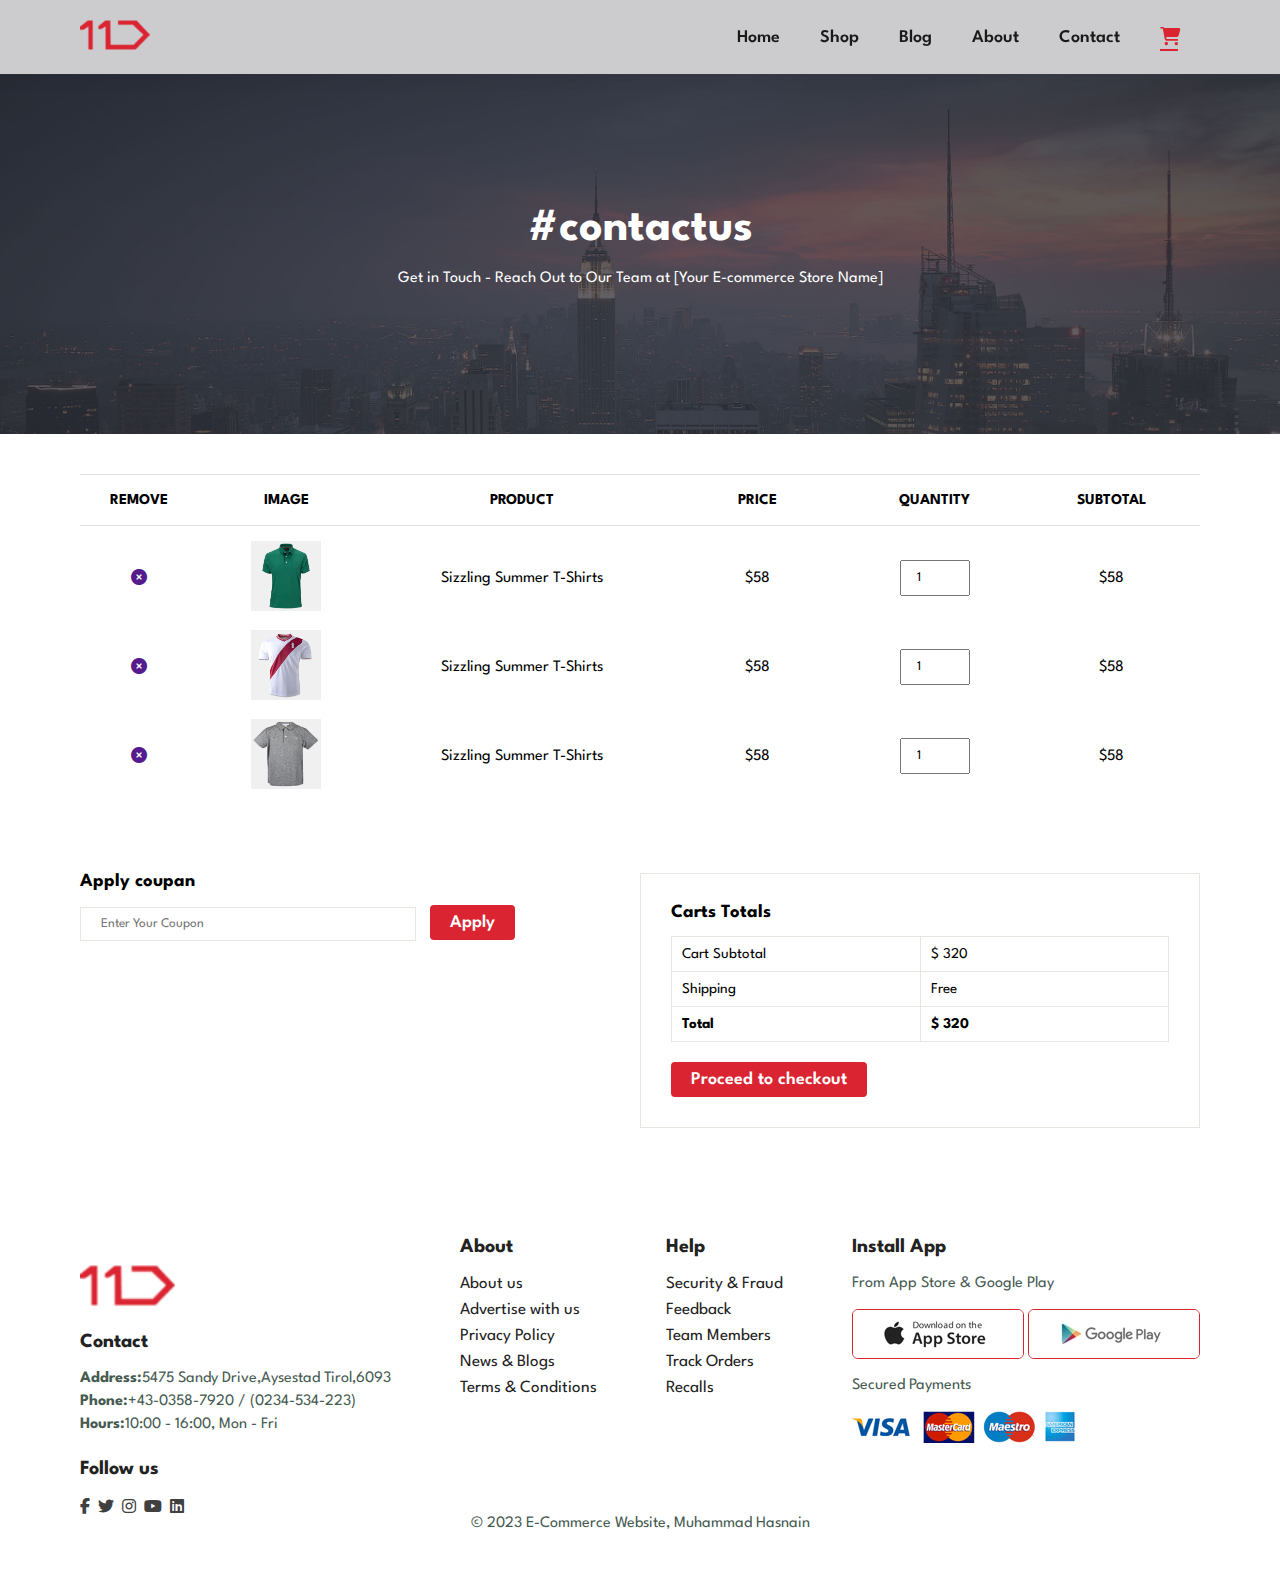
<file: cart.html>
<!DOCTYPE html>
<html lang="en">
<head>
    <meta charset="UTF-8">
    <meta name="viewport" content="width=device-width, initial-scale=1.0">
    <title>E-commerce Website</title>
    <link rel="stylesheet" href="style.css">
    <link rel="stylesheet" href="https://cdnjs.cloudflare.com/ajax/libs/font-awesome/6.4.2/css/all.min.css">
    <link rel="icon" href="img/logo.png">
</head>
<body>
    
    <section id="header">
        <a href="#"><img src="img/logo.png" class="logo" alt=""></a>
    <div>
        <ul id="navbar">
            <li><a href="index.html">Home</a></li>
            <li><a href="shop.html">Shop</a></li>
            <li><a href="blog.html">Blog</a></li>
            <li><a href="about.html">About</a></li>
            <li><a href="contact.html">Contact</a></li>
            <li id="lg-bag"><a class="active" href="cart.html"><i class="fa-solid fa-cart-shopping"></i></a></li>
            <a href="#" id="close"><i class="fas fa-times"></i></a>
        </ul>
    </div>

    <div id="mobile">
        <a href=""><i class="fa-solid fa-cart-shopping"></i></a>
        <i id="bar" class="fas fa-outdent"></i>
    </div>
    </section>

    <section id="page-header" class="contact-header"> 
        <h2>#contactus</h2>
        <p>Get in Touch - Reach Out to Our Team at [Your E-commerce Store Name]</p>
    </section>

    <section id="cart" class="section-p1">
        <table width="100%">
            <thead>
                <tr>
                    <td>Remove</td>
                    <td>Image</td>
                    <td>Product</td>
                    <td>Price</td>
                    <td>Quantity</td>
                    <td>Subtotal</td>
                </tr>
            </thead>
            <tbody>
                <tr>
                    <td><a href=""><i class="fas fa-times-circle"></i></a></td>
                    <td><img src="img/ss1.jpg" alt=""></td>
                    <td>Sizzling Summer T-Shirts</td>
                    <td>$58</td>
                    <td><input type="number" value="1"></td>
                    <td>$58</td>
                </tr>
                <tr>
                    <td><a href=""><i class="fas fa-times-circle"></i></a></td>
                    <td><img src="img/ss2.jpg" alt=""></td>
                    <td>Sizzling Summer T-Shirts</td>
                    <td>$58</td>
                    <td><input type="number" value="1"></td>
                    <td>$58</td>
                </tr>
                <tr>
                    <td><a href=""><i class="fas fa-times-circle"></i></a></td>
                    <td><img src="img/ss3.jpg" alt=""></td>
                    <td>Sizzling Summer T-Shirts</td>
                    <td>$58</td>
                    <td><input type="number" value="1"></td>
                    <td>$58</td>
                </tr>
            </tbody>
        </table>

    </section>

    <section id="cart-add" class="section-p1">
        <div id="coupon">
            <h3>Apply coupan</h3>
            <div>
                <input type="text" placeholder="Enter Your Coupon">
                <button class="normal">Apply</button>
            </div>
        </div>
        <div id="subtotal">
            <h3>Carts Totals</h3>
            <table>
                <tr>
                    <td>Cart Subtotal</td>
                    <td>$ 320</td>
                </tr>
                <tr>
                    <td>Shipping</td>
                    <td>Free</td>
                </tr>
                <tr>
                    <td><strong>Total</strong></td>
                    <td><strong>$ 320</strong></td>
                </tr>
            </table>
            <button class="normal">Proceed to checkout</button>
        </div>
    </section>
    
    <footer class="section-p1">
        <div class="col">
            <img class="logo" src="img/logo.png" alt="" height="95" width="95">
            <h4>Contact</h4>
            <p><strong>Address:</strong>5475 Sandy Drive,Aysestad Tirol,6093</p>
            <p><strong>Phone:</strong>+43-0358-7920 / (0234-534-223)</p>
            <p><strong>Hours:</strong>10:00 - 16:00, Mon - Fri</p>
            <div class="follow">
                <h4>Follow us</h4>
                <div class="icon">
                    <i class="fab fa-facebook-f"></i>
                    <i class="fab fa-twitter"></i>
                    <i class="fab fa-instagram"></i>
                    <i class="fab fa-youtube"></i>
                    <i class="fab fa-linkedin"></i>
                </div>
            </div>
        </div>

        <div class="col">
            <h4>About</h4>
            <a href="#">About us</a>
            <a href="#">Advertise with us</a>
            <a href="#">Privacy Policy</a>
            <a href="#">News & Blogs</a>
            <a href="#">Terms & Conditions</a>
        </div>

        <div class="col">
            <h4>Help</h4>
            <a href="#">Security & Fraud</a>
            <a href="#">Feedback</a>
            <a href="#">Team Members</a>
            <a href="#">Track Orders</a>
            <a href="#">Recalls</a>
        </div>

        <div class="col install">
            <h4>Install App</h4>
            <p>From App Store & Google Play</p>
            <div class="row">
                <img src="img/app.jpg" alt="">
                <img src="img/play.jpg" alt="">
            </div>
            <p>Secured Payments</p>
            <img src="img/pay.png" alt="">
        </div>

        <div class="copyright">
            <p>© 2023 E-Commerce Website, Muhammad Hasnain</p>
        </div>
    </footer>









    
    <script src="script.js"></script>
</body>
</html>
</file>
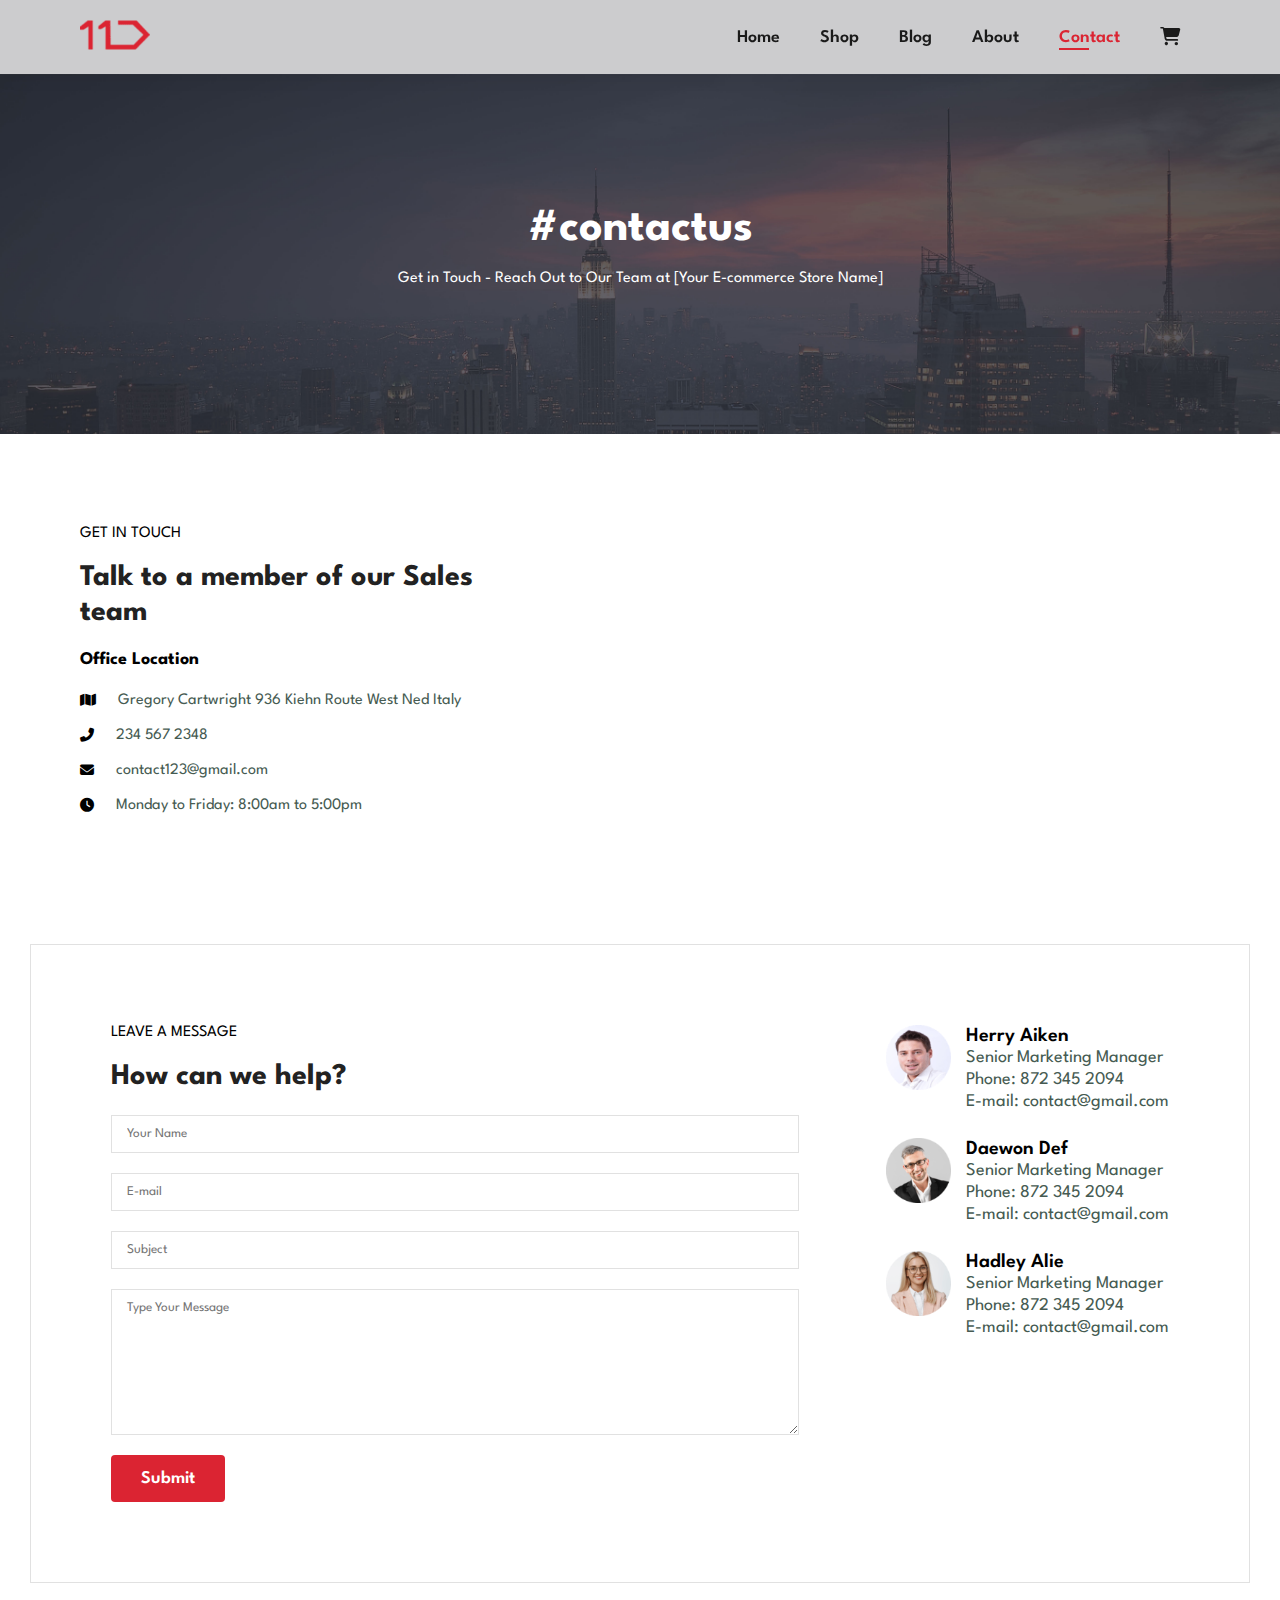
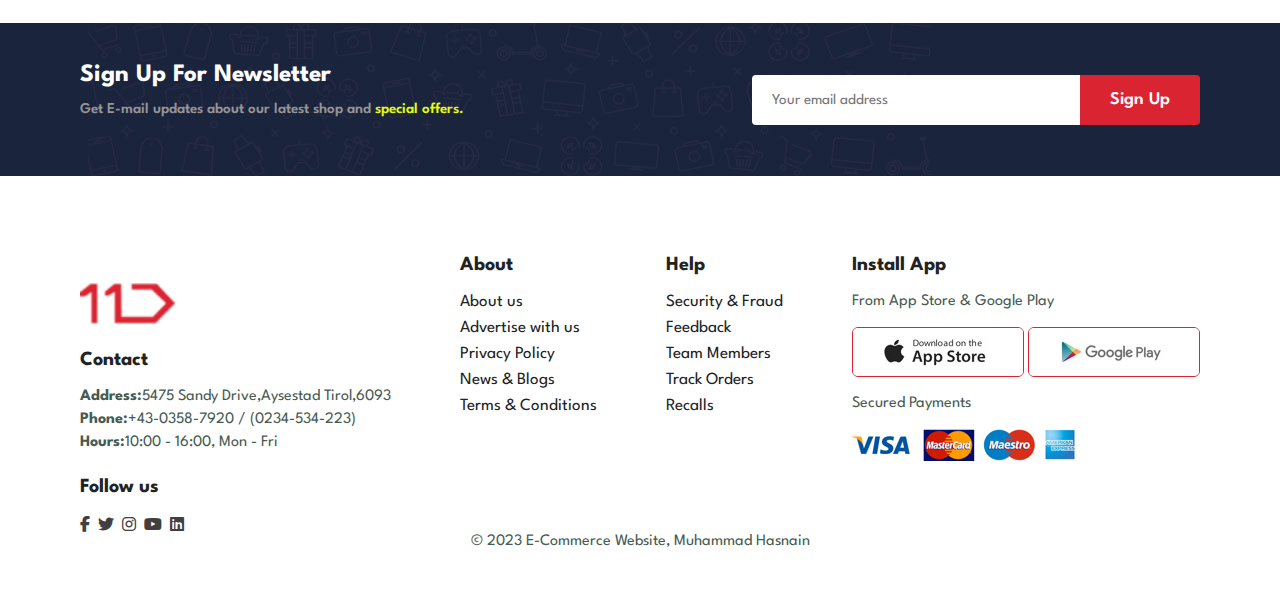
<file: contact.html>
<!DOCTYPE html>
<html lang="en">
<head>
    <meta charset="UTF-8">
    <meta name="viewport" content="width=device-width, initial-scale=1.0">
    <title>E-commerce Website</title>
    <link rel="stylesheet" href="style.css">
    <link rel="stylesheet" href="https://cdnjs.cloudflare.com/ajax/libs/font-awesome/6.4.2/css/all.min.css">
    <link rel="icon" href="img/logo.png">
</head>
<body>
    
    <section id="header">
        <a href="#"><img src="img/logo.png" class="logo" alt=""></a>
    <div>
        <ul id="navbar">
            <li><a href="index.html">Home</a></li>
            <li><a href="shop.html">Shop</a></li>
            <li><a href="blog.html">Blog</a></li>
            <li><a href="about.html">About</a></li>
            <li><a class="active" href="contact.html">Contact</a></li>
            <li id="lg-bag"><a href="cart.html"><i class="fa-solid fa-cart-shopping"></i></a></li>
            <a href="#" id="close"><i class="fas fa-times"></i></a>
        </ul>
    </div>

    <div id="mobile">
        <a href=""><i class="fa-solid fa-cart-shopping"></i></a>
        <i id="bar" class="fas fa-outdent"></i>
    </div>
    </section>

    <section id="page-header" class="contact-header"> 
        <h2>#contactus</h2>
        <p>Get in Touch - Reach Out to Our Team at [Your E-commerce Store Name]</p>
    </section>

    <section id="contact-details" class="section-p1">
        <div class="details">
            <span>GET IN TOUCH</span>
            <h2>Talk to a member of our Sales team</h2>
            <h3>Office Location</h3>
            <div>
                <li>
                    <i class="fas fa-map"></i>
                    <p>Gregory Cartwright 936 Kiehn Route West Ned Italy</p>
                </li>
                <li>
                    <i class="fas fa-phone-alt"></i>
                    <p>234 567 2348</p>
                </li>
                <li>
                    <i class="fas fa-envelope"></i>
                    <p>contact123@gmail.com</p>
                </li>
                <li>
                    <i class="fas fa-clock"></i>
                    <p>Monday to Friday: 8:00am to 5:00pm</p>
                </li>
            </div>
        </div>

        <div class="map">
            <iframe src="https://www.google.com/maps/embed?pb
            =!1m18!1m12!1m3!1d3618.709389565732!2d67.10676637
            424848!3d24.907892543360116!2m3!1f0!2f0!3f0!3m2!1i
            1024!2i768!4f13.1!3m3!1m2!1s0x3eb338d886847a8f%3A0
            xcc9749d41042eec!2sOxford%20University%20Press%20Bo
            okshop!5e0!3m2!1sen!2s!4v1696319294214!5m2!1sen!2s"
            width="600" height="450" style="border:0;" allowfullscreen=""
            loading="lazy" referrerpolicy="no-referrer-when-downgrade"></iframe>
        </div>
    </section>

    <section id="form-details">
        <form action="">
            <span>LEAVE A MESSAGE</span>
            <h2>How can we help?</h2>
            <input type="text" placeholder="Your Name">
            <input type="text" placeholder="E-mail">
            <input type="text" placeholder="Subject">
            <textarea name="" id="" cols="30" rows="10" placeholder="Type Your Message"></textarea>
            <button class="normal">Submit</button>
        </form>

        <div class="people">
            <div>
                <img src="img/member1.png" alt="">
                <p><span>Herry Aiken</span> Senior Marketing Manager <br> Phone: 872 345 2094 <br>E-mail: contact@gmail.com</p>
            </div>
            <div>
                <img src="img/member2.png" alt="">
                <p><span>Daewon Def</span> Senior Marketing Manager <br> Phone: 872 345 2094 <br>E-mail: contact@gmail.com</p>
            </div>
            <div>
                <img src="img/member3.png" alt="">
                <p><span>Hadley Alie</span> Senior Marketing Manager <br> Phone: 872 345 2094 <br>E-mail: contact@gmail.com</p>
            </div>
        </div>
    </section>

    <section id="newsletter" class="section-p1 section-m1">
        <div class="newstext">
            <h4>Sign Up For Newsletter</h4>
            <p>Get E-mail updates about our latest shop and <span>special offers.</span></p>
        </div>
        <div class="form">
            <input type="text" placeholder="Your email address">
            <button class="normal">Sign Up</button>
        </div>
    </section>
    
    <footer class="section-p1">
        <div class="col">
            <img class="logo" src="img/logo.png" alt="" height="95" width="95">
            <h4>Contact</h4>
            <p><strong>Address:</strong>5475 Sandy Drive,Aysestad Tirol,6093</p>
            <p><strong>Phone:</strong>+43-0358-7920 / (0234-534-223)</p>
            <p><strong>Hours:</strong>10:00 - 16:00, Mon - Fri</p>
            <div class="follow">
                <h4>Follow us</h4>
                <div class="icon">
                    <i class="fab fa-facebook-f"></i>
                    <i class="fab fa-twitter"></i>
                    <i class="fab fa-instagram"></i>
                    <i class="fab fa-youtube"></i>
                    <i class="fab fa-linkedin"></i>
                </div>
            </div>
        </div>

        <div class="col">
            <h4>About</h4>
            <a href="#">About us</a>
            <a href="#">Advertise with us</a>
            <a href="#">Privacy Policy</a>
            <a href="#">News & Blogs</a>
            <a href="#">Terms & Conditions</a>
        </div>

        <div class="col">
            <h4>Help</h4>
            <a href="#">Security & Fraud</a>
            <a href="#">Feedback</a>
            <a href="#">Team Members</a>
            <a href="#">Track Orders</a>
            <a href="#">Recalls</a>
        </div>

        <div class="col install">
            <h4>Install App</h4>
            <p>From App Store & Google Play</p>
            <div class="row">
                <img src="img/app.jpg" alt="">
                <img src="img/play.jpg" alt="">
            </div>
            <p>Secured Payments</p>
            <img src="img/pay.png" alt="">
        </div>

        <div class="copyright">
            <p>© 2023 E-Commerce Website, Muhammad Hasnain</p>
        </div>
    </footer>









    
    <script src="script.js"></script>
</body>
</html>
</file>
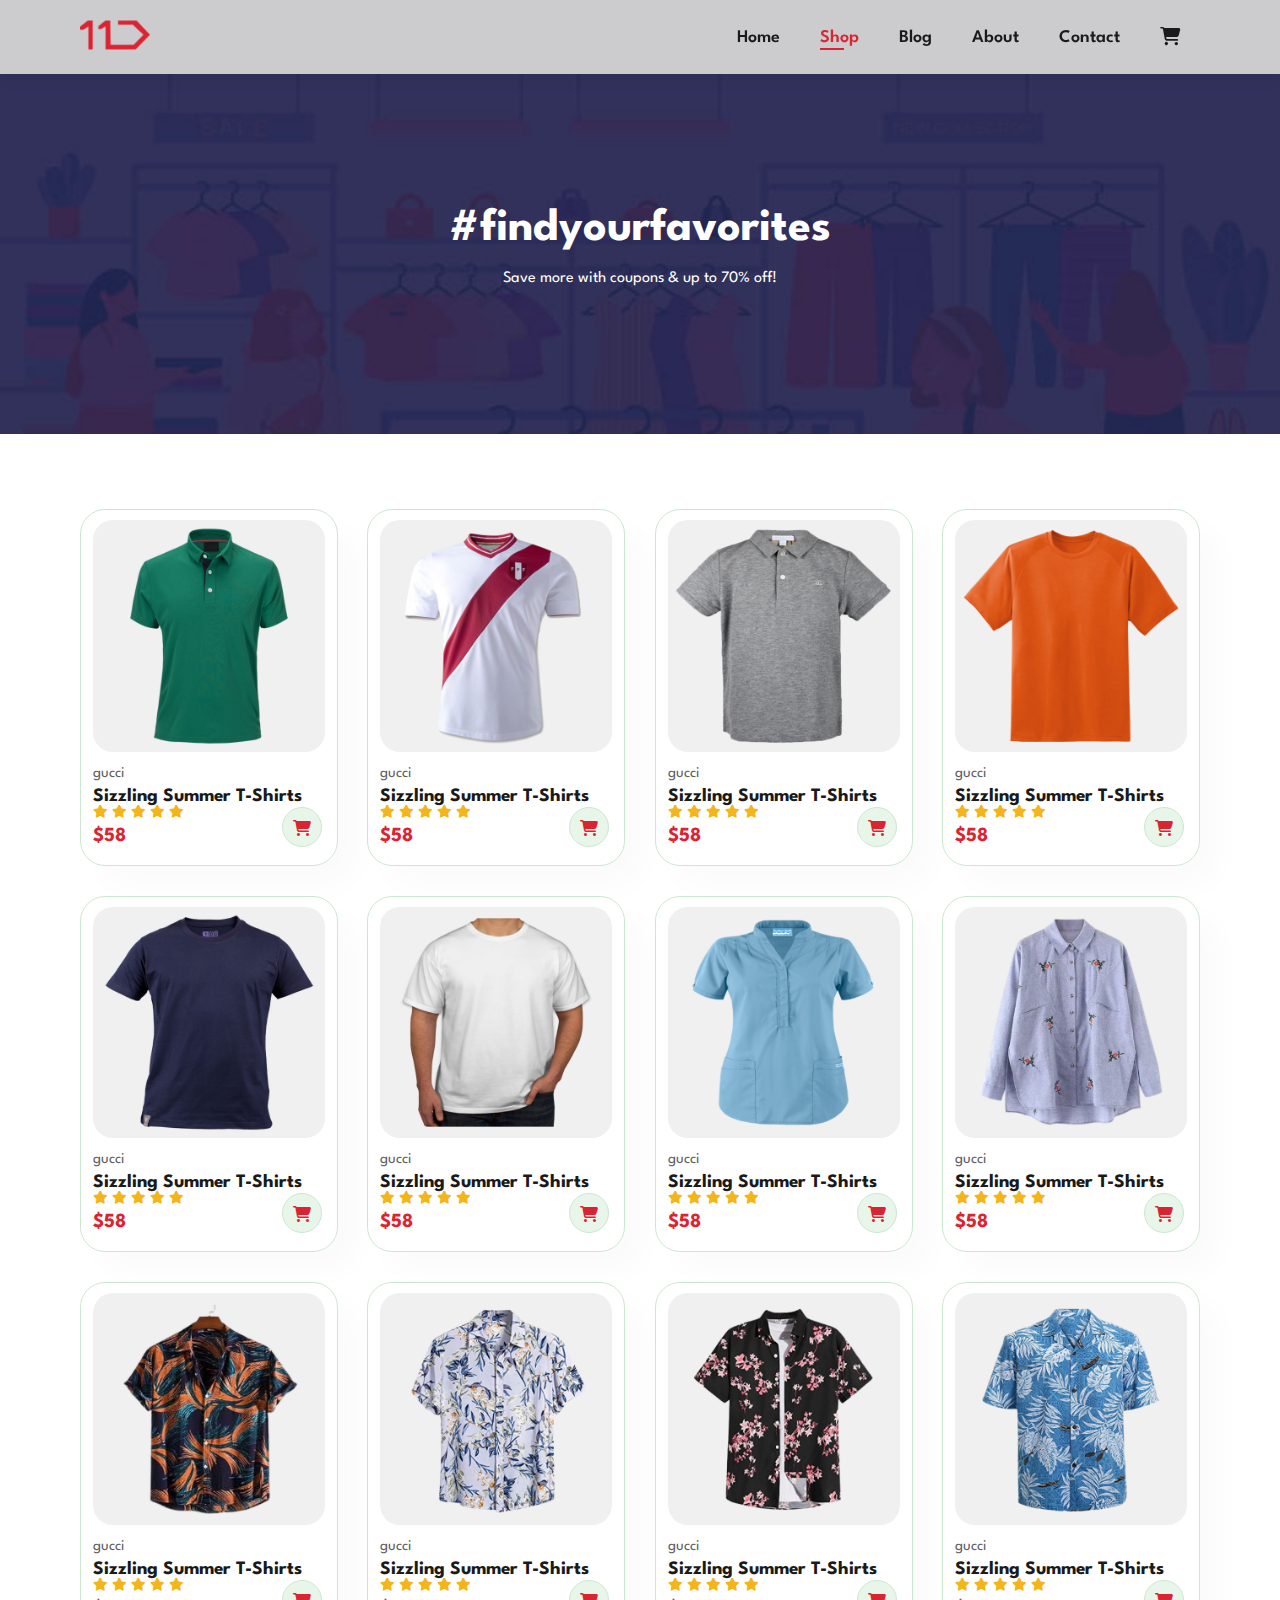
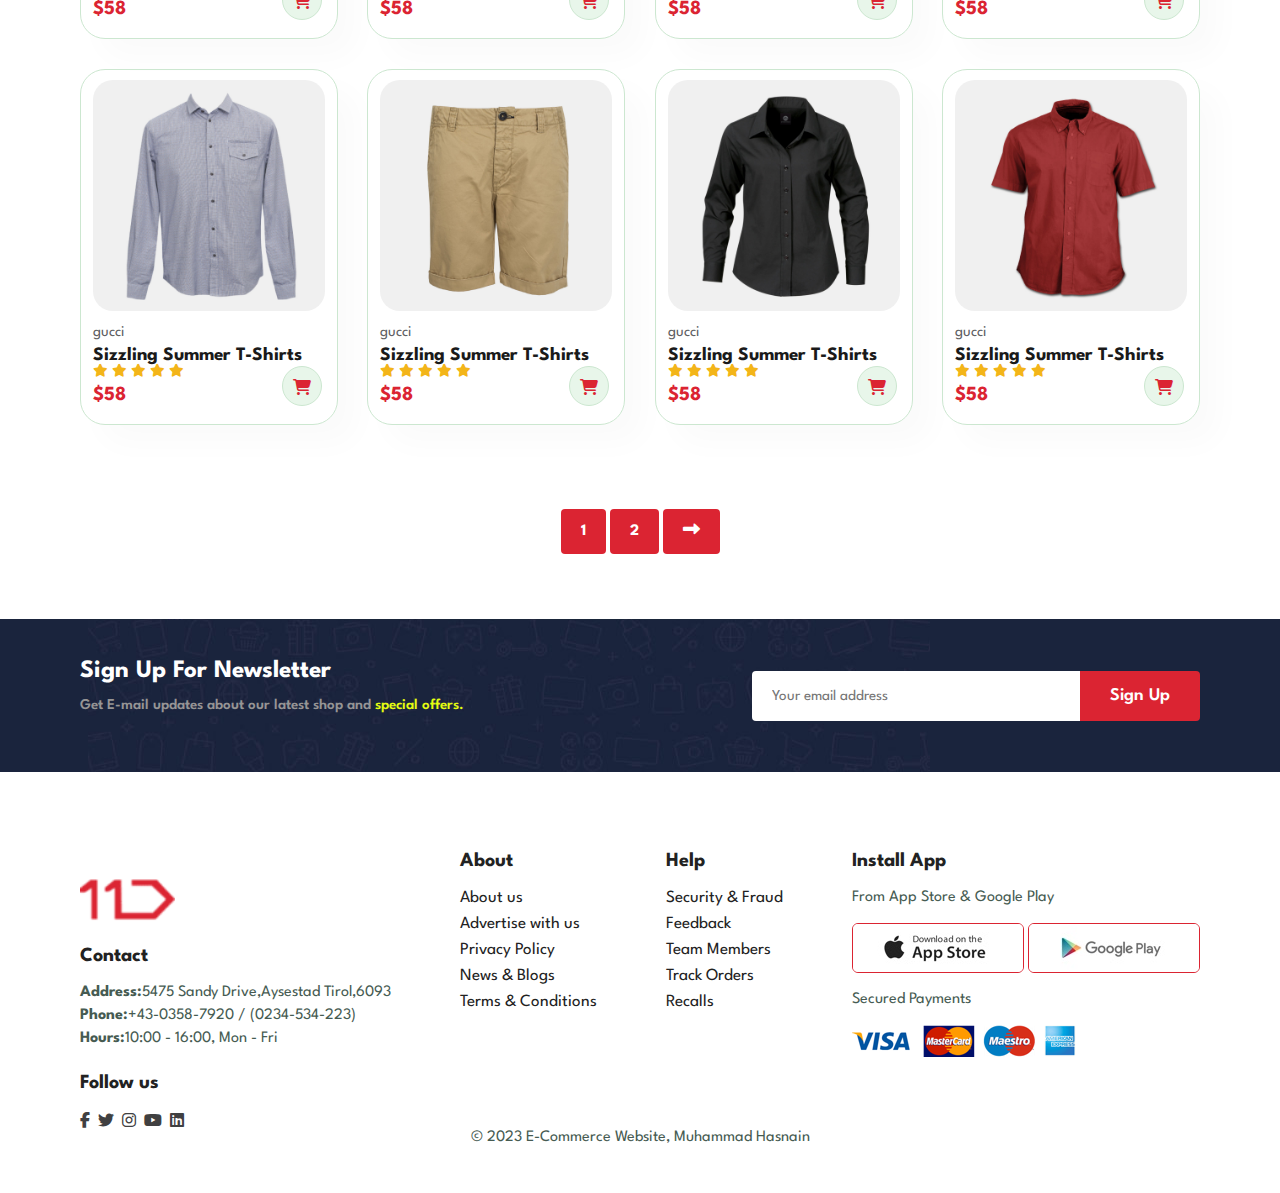
<file: shop.html>
<!DOCTYPE html>
<html lang="en">
<head>
    <meta charset="UTF-8">
    <meta name="viewport" content="width=device-width, initial-scale=1.0">
    <title>E-commerce Website</title>
    <link rel="stylesheet" href="style.css">
    <link rel="stylesheet" href="https://cdnjs.cloudflare.com/ajax/libs/font-awesome/6.4.2/css/all.min.css">
    <link rel="icon" href="img/logo.png">
</head>
<body>
    
    <section id="header">
        <a href="#"><img src="img/logo.png" class="logo" alt=""></a>
    <div>
        <ul id="navbar">
            <li><a  href="index.html">Home</a></li>
            <li><a class="active" href="shop.html">Shop</a></li>
            <li><a href="blog.html">Blog</a></li>
            <li><a href="about.html">About</a></li>
            <li><a href="contact.html">Contact</a></li>
            <li id="lg-bag"><a href="cart.html"><i class="fa-solid fa-cart-shopping"></i></a></li>
            <a href="#" id="close"><i class="fas fa-times"></i></a>
        </ul>
    </div>

    <div id="mobile">
        <a href=""><i class="fa-solid fa-cart-shopping"></i></a>
        <i id="bar" class="fas fa-outdent"></i>
    </div>
    </section>

    <section id="page-header"> 
        <h2>#findyourfavorites</h2>
        <p>Save more with coupons & up to 70% off!</p>
    </section>

    <section id="product1" class="section-p1">
        <div class="pro-container">
            <div class="pro" onclick="window.location.href='sproduct.html';">
                <img src="img/ss1.jpg" alt="">
                <div class="des">
                    <span>gucci</span>
                    <h5>Sizzling Summer T-Shirts</h5>
                    <div class="star">
                        <i class="fas fa-star"></i>
                        <i class="fas fa-star"></i>
                        <i class="fas fa-star"></i>
                        <i class="fas fa-star"></i>
                        <i class="fas fa-star"></i>
                    </div>
                    <h4>$58</h4>
                </div>
                <a href="#"><i class="fas fa-shopping-cart"></i></a>
            </div>
            <div class="pro" onclick="window.location.href='sproduct.html';">
                <img src="img/ss2.jpg" alt="">
                <div class="des">
                    <span>gucci</span>
                    <h5>Sizzling Summer T-Shirts</h5>
                    <div class="star">
                        <i class="fas fa-star"></i>
                        <i class="fas fa-star"></i>
                        <i class="fas fa-star"></i>
                        <i class="fas fa-star"></i>
                        <i class="fas fa-star"></i>
                    </div>
                    <h4>$58</h4>
                </div>
                <a href="#"><i class="fas fa-shopping-cart"></i></a>
            </div>
            <div class="pro" onclick="window.location.href='sproduct.html';">
                <img src="img/ss3.jpg" alt="">
                <div class="des">
                    <span>gucci</span>
                    <h5>Sizzling Summer T-Shirts</h5>
                    <div class="star">
                        <i class="fas fa-star"></i>
                        <i class="fas fa-star"></i>
                        <i class="fas fa-star"></i>
                        <i class="fas fa-star"></i>
                        <i class="fas fa-star"></i>
                    </div>
                    <h4>$58</h4>
                </div>
                <a href="#"><i class="fas fa-shopping-cart"></i></a>
            </div>
            <div class="pro" onclick="window.location.href='sproduct.html';">
                <img src="img/ss4.jpg" alt="">
                <div class="des">
                    <span>gucci</span>
                    <h5>Sizzling Summer T-Shirts</h5>
                    <div class="star">
                        <i class="fas fa-star"></i>
                        <i class="fas fa-star"></i>
                        <i class="fas fa-star"></i>
                        <i class="fas fa-star"></i>
                        <i class="fas fa-star"></i>
                    </div>
                    <h4>$58</h4>
                </div>
                <a href="#"><i class="fas fa-shopping-cart"></i></a>
            </div>
            <div class="pro">
                <img src="img/ss5.jpg" alt="">
                <div class="des">
                    <span>gucci</span>
                    <h5>Sizzling Summer T-Shirts</h5>
                    <div class="star">
                        <i class="fas fa-star"></i>
                        <i class="fas fa-star"></i>
                        <i class="fas fa-star"></i>
                        <i class="fas fa-star"></i>
                        <i class="fas fa-star"></i>
                    </div>
                    <h4>$58</h4>
                </div>
                <a href="#"><i class="fas fa-shopping-cart"></i></a>
            </div>
            <div class="pro">
                <img src="img/ss6.jpg" alt="">
                <div class="des">
                    <span>gucci</span>
                    <h5>Sizzling Summer T-Shirts</h5>
                    <div class="star">
                        <i class="fas fa-star"></i>
                        <i class="fas fa-star"></i>
                        <i class="fas fa-star"></i>
                        <i class="fas fa-star"></i>
                        <i class="fas fa-star"></i>
                    </div>
                    <h4>$58</h4>
                </div>
                <a href="#"><i class="fas fa-shopping-cart"></i></a>
            </div>
            <div class="pro">
                <img src="img/ss7.jpg" alt="">
                <div class="des">
                    <span>gucci</span>
                    <h5>Sizzling Summer T-Shirts</h5>
                    <div class="star">
                        <i class="fas fa-star"></i>
                        <i class="fas fa-star"></i>
                        <i class="fas fa-star"></i>
                        <i class="fas fa-star"></i>
                        <i class="fas fa-star"></i>
                    </div>
                    <h4>$58</h4>
                </div>
                <a href="#"><i class="fas fa-shopping-cart"></i></a>
            </div>
            <div class="pro">
                <img src="img/ss8.jpg" alt="">
                <div class="des">
                    <span>gucci</span>
                    <h5>Sizzling Summer T-Shirts</h5>
                    <div class="star">
                        <i class="fas fa-star"></i>
                        <i class="fas fa-star"></i>
                        <i class="fas fa-star"></i>
                        <i class="fas fa-star"></i>
                        <i class="fas fa-star"></i>
                    </div>
                    <h4>$58</h4>
                </div>
                <a href="#"><i class="fas fa-shopping-cart"></i></a>
            </div>
      
            <div class="pro">
                <img src="img/ff1.jpg" alt="">
                <div class="des">
                    <span>gucci</span>
                    <h5>Sizzling Summer T-Shirts</h5>
                    <div class="star">
                        <i class="fas fa-star"></i>
                        <i class="fas fa-star"></i>
                        <i class="fas fa-star"></i>
                        <i class="fas fa-star"></i>
                        <i class="fas fa-star"></i>
                    </div>
                    <h4>$58</h4>
                </div>
                <a href="#"><i class="fas fa-shopping-cart"></i></a>
            </div>
            <div class="pro">
                <img src="img/ff2.jpg" alt="">
                <div class="des">
                    <span>gucci</span>
                    <h5>Sizzling Summer T-Shirts</h5>
                    <div class="star">
                        <i class="fas fa-star"></i>
                        <i class="fas fa-star"></i>
                        <i class="fas fa-star"></i>
                        <i class="fas fa-star"></i>
                        <i class="fas fa-star"></i>
                    </div>
                    <h4>$58</h4>
                </div>
                <a href="#"><i class="fas fa-shopping-cart"></i></a>
            </div>
            <div class="pro">
                <img src="img/ff3.jpg" alt="">
                <div class="des">
                    <span>gucci</span>
                    <h5>Sizzling Summer T-Shirts</h5>
                    <div class="star">
                        <i class="fas fa-star"></i>
                        <i class="fas fa-star"></i>
                        <i class="fas fa-star"></i>
                        <i class="fas fa-star"></i>
                        <i class="fas fa-star"></i>
                    </div>
                    <h4>$58</h4>
                </div>
                <a href="#"><i class="fas fa-shopping-cart"></i></a>
            </div>
            <div class="pro">
                <img src="img/ff4.jpg" alt="">
                <div class="des">
                    <span>gucci</span>
                    <h5>Sizzling Summer T-Shirts</h5>
                    <div class="star">
                        <i class="fas fa-star"></i>
                        <i class="fas fa-star"></i>
                        <i class="fas fa-star"></i>
                        <i class="fas fa-star"></i>
                        <i class="fas fa-star"></i>
                    </div>
                    <h4>$58</h4>
                </div>
                <a href="#"><i class="fas fa-shopping-cart"></i></a>
            </div>
            <div class="pro">
                <img src="img/ff5.jpg" alt="">
                <div class="des">
                    <span>gucci</span>
                    <h5>Sizzling Summer T-Shirts</h5>
                    <div class="star">
                        <i class="fas fa-star"></i>
                        <i class="fas fa-star"></i>
                        <i class="fas fa-star"></i>
                        <i class="fas fa-star"></i>
                        <i class="fas fa-star"></i>
                    </div>
                    <h4>$58</h4>
                </div>
                <a href="#"><i class="fas fa-shopping-cart"></i></a>
            </div>
            <div class="pro">
                <img src="img/ff6.jpg" alt="">
                <div class="des">
                    <span>gucci</span>
                    <h5>Sizzling Summer T-Shirts</h5>
                    <div class="star">
                        <i class="fas fa-star"></i>
                        <i class="fas fa-star"></i>
                        <i class="fas fa-star"></i>
                        <i class="fas fa-star"></i>
                        <i class="fas fa-star"></i>
                    </div>
                    <h4>$58</h4>
                </div>
                <a href="#"><i class="fas fa-shopping-cart"></i></a>
            </div>
            <div class="pro">
                <img src="img/ff7.jpg" alt="">
                <div class="des">
                    <span>gucci</span>
                    <h5>Sizzling Summer T-Shirts</h5>
                    <div class="star">
                        <i class="fas fa-star"></i>
                        <i class="fas fa-star"></i>
                        <i class="fas fa-star"></i>
                        <i class="fas fa-star"></i>
                        <i class="fas fa-star"></i>
                    </div>
                    <h4>$58</h4>
                </div>
                <a href="#"><i class="fas fa-shopping-cart"></i></a>
            </div>
            <div class="pro">
                <img src="img/ff8.jpg" alt="">
                <div class="des">
                    <span>gucci</span>
                    <h5>Sizzling Summer T-Shirts</h5>
                    <div class="star">
                        <i class="fas fa-star"></i>
                        <i class="fas fa-star"></i>
                        <i class="fas fa-star"></i>
                        <i class="fas fa-star"></i>
                        <i class="fas fa-star"></i>
                    </div>
                    <h4>$58</h4>
                </div>
                <a href="#"><i class="fas fa-shopping-cart"></i></a>
            </div>
        </div>
    </section>

    <section id="pagination" class="section-p1">
        <a href="#">1</a>
        <a href="#">2</a>
        <a href="#"><i class="fas fa-long-arrow-alt-right"></i></a>
    </section>

    <section id="newsletter" class="section-p1 section-m1">
        <div class="newstext">
            <h4>Sign Up For Newsletter</h4>
            <p>Get E-mail updates about our latest shop and <span>special offers.</span></p>
        </div>
        <div class="form">
            <input type="text" placeholder="Your email address">
            <button class="normal">Sign Up</button>
        </div>
    </section>

    <footer class="section-p1">
        <div class="col">
            <img class="logo" src="img/logo.png" alt="" height="95" width="95">
            <h4>Contact</h4>
            <p><strong>Address:</strong>5475 Sandy Drive,Aysestad Tirol,6093</p>
            <p><strong>Phone:</strong>+43-0358-7920 / (0234-534-223)</p>
            <p><strong>Hours:</strong>10:00 - 16:00, Mon - Fri</p>
            <div class="follow">
                <h4>Follow us</h4>
                <div class="icon">
                    <i class="fab fa-facebook-f"></i>
                    <i class="fab fa-twitter"></i>
                    <i class="fab fa-instagram"></i>
                    <i class="fab fa-youtube"></i>
                    <i class="fab fa-linkedin"></i>
                </div>
            </div>
        </div>

        <div class="col">
            <h4>About</h4>
            <a href="#">About us</a>
            <a href="#">Advertise with us</a>
            <a href="#">Privacy Policy</a>
            <a href="#">News & Blogs</a>
            <a href="#">Terms & Conditions</a>
        </div>

        <div class="col">
            <h4>Help</h4>
            <a href="#">Security & Fraud</a>
            <a href="#">Feedback</a>
            <a href="#">Team Members</a>
            <a href="#">Track Orders</a>
            <a href="#">Recalls</a>
        </div>

        <div class="col install">
            <h4>Install App</h4>
            <p>From App Store & Google Play</p>
            <div class="row">
                <img src="img/app.jpg" alt="">
                <img src="img/play.jpg" alt="">
            </div>
            <p>Secured Payments</p>
            <img src="img/pay.png" alt="">
        </div>

        <div class="copyright">
            <p>© 2023 E-Commerce Website, Muhammad Hasnain</p>
        </div>
    </footer>









    
    <script src="script.js"></script>
</body>
</html>
</file>
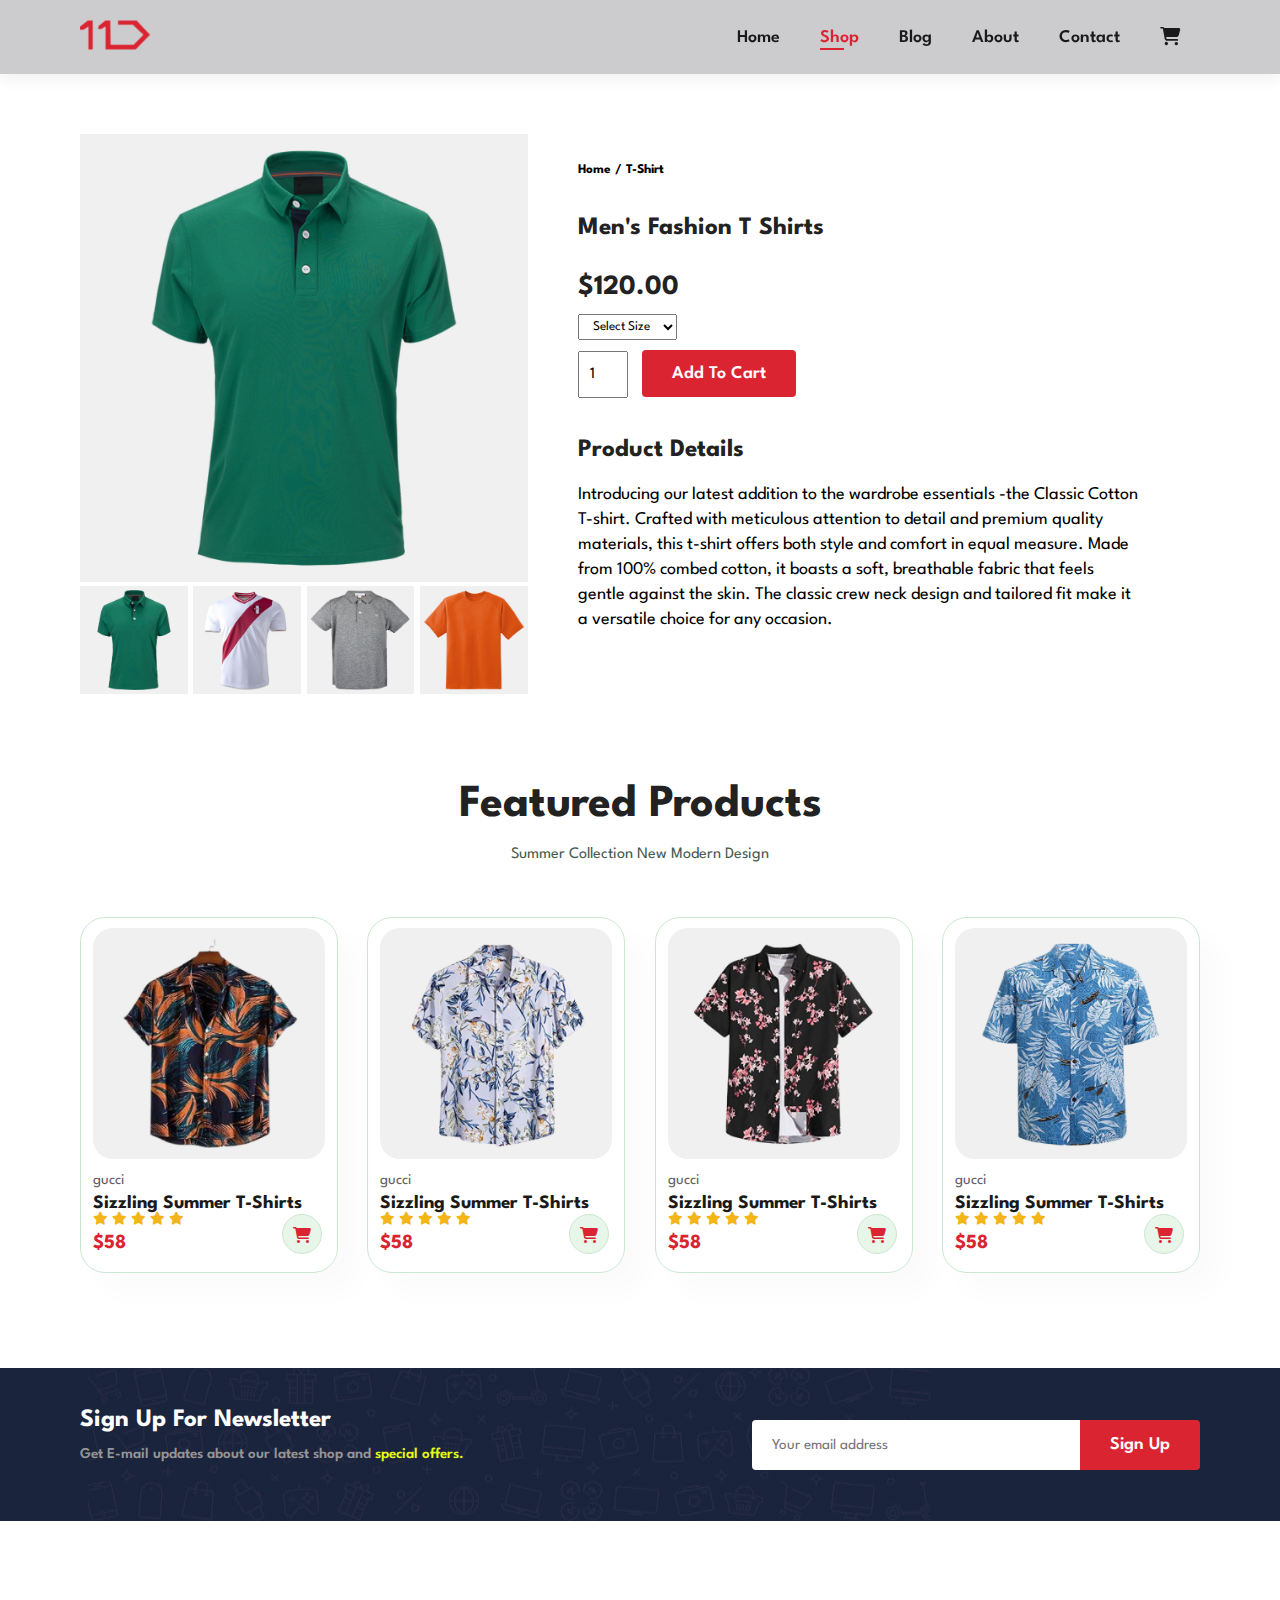
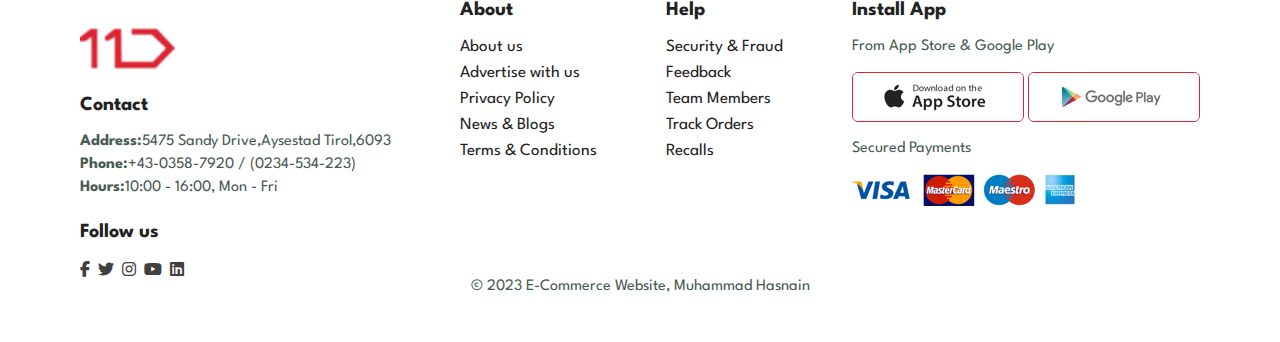
<file: sproduct.html>
<!DOCTYPE html>
<html lang="en">
<head>
    <meta charset="UTF-8">
    <meta name="viewport" content="width=device-width, initial-scale=1.0">
    <title>E-commerce Website</title>
    <link rel="stylesheet" href="style.css">
    <link rel="stylesheet" href="https://cdnjs.cloudflare.com/ajax/libs/font-awesome/6.4.2/css/all.min.css">
    <link rel="icon" href="img/logo.png">
</head>
<body>
    
    <section id="header">
        <a href="#"><img src="img/logo.png" class="logo" alt=""></a>
    <div>
        <ul id="navbar">
            <li><a  href="index.html">Home</a></li>
            <li><a class="active" href="shop.html">Shop</a></li>
            <li><a href="blog.html">Blog</a></li>
            <li><a href="about.html">About</a></li>
            <li><a href="contact.html">Contact</a></li>
            <li id="lg-bag"><a href="cart.html"><i class="fa-solid fa-cart-shopping"></i></a></li>
            <a href="#" id="close"><i class="fas fa-times"></i></a>
        </ul>
    </div>

    <div id="mobile">
        <a href=""><i class="fa-solid fa-cart-shopping"></i></a>
        <i id="bar" class="fas fa-outdent"></i>
    </div>
    </section>

    <section id="prodetails" class="section-p1">
        <div class="single-pro-image">
            <img src="img/ss1.jpg" width="100%" id="MainImg" alt="">
            <div class="small-img-group">
                <div class="small-img-col">
                    <img src="img/ss1.jpg" width="100%" class="small-img" alt="">
                </div>
                <div class="small-img-col">
                    <img src="img/ss2.jpg" width="100%" class="small-img" alt="">
                </div>
                <div class="small-img-col">
                    <img src="img/ss3.jpg" width="100%" class="small-img" alt="">
                </div>
                <div class="small-img-col">
                    <img src="img/ss4.jpg" width="100%" class="small-img" alt="">
                </div>
            </div>
        </div>
        <div class="single-pro-details">
            <h5>Home / T-Shirt</h5>
            <h4>Men's Fashion T Shirts </h4>
            <h2>$120.00</h2>
            <select>
                <option>Select Size</option>
                <option>XL</option>
                <option>XXL</option>
                <option>Small</option>
                <option>Large</option>
                <input type="number" value="1">
                <button class="normal">Add To Cart</button>
                <h4>Product Details</h4>
                <span>Introducing our latest addition to the wardrobe essentials 
                         -the Classic Cotton T-shirt. Crafted with meticulous attention
                         to detail and premium quality materials, this t-shirt offers
                         both style and comfort in equal measure. Made from 100% combed
                         cotton, it boasts a soft, breathable fabric that feels gentle
                         against the skin. The classic crew neck design and tailored 
                         fit make it a versatile choice for any occasion.
                </span>
            </select>
        </div>
    </section>

    <section id="product1" class="section-p1">
        <h2>Featured Products</h2>
        <p>Summer Collection New Modern Design</p>
        <div class="pro-container">
            <div class="pro">
                <img src="img/ff1.jpg" alt="">
                <div class="des">
                    <span>gucci</span>
                    <h5>Sizzling Summer T-Shirts</h5>
                    <div class="star">
                        <i class="fas fa-star"></i>
                        <i class="fas fa-star"></i>
                        <i class="fas fa-star"></i>
                        <i class="fas fa-star"></i>
                        <i class="fas fa-star"></i>
                    </div>
                    <h4>$58</h4>
                </div>
                <a href="#"><i class="fas fa-shopping-cart"></i></a>
            </div>
            <div class="pro">
                <img src="img/ff2.jpg" alt="">
                <div class="des">
                    <span>gucci</span>
                    <h5>Sizzling Summer T-Shirts</h5>
                    <div class="star">
                        <i class="fas fa-star"></i>
                        <i class="fas fa-star"></i>
                        <i class="fas fa-star"></i>
                        <i class="fas fa-star"></i>
                        <i class="fas fa-star"></i>
                    </div>
                    <h4>$58</h4>
                </div>
                <a href="#"><i class="fas fa-shopping-cart"></i></a>
            </div>
            <div class="pro">
                <img src="img/ff3.jpg" alt="">
                <div class="des">
                    <span>gucci</span>
                    <h5>Sizzling Summer T-Shirts</h5>
                    <div class="star">
                        <i class="fas fa-star"></i>
                        <i class="fas fa-star"></i>
                        <i class="fas fa-star"></i>
                        <i class="fas fa-star"></i>
                        <i class="fas fa-star"></i>
                    </div>
                    <h4>$58</h4>
                </div>
                <a href="#"><i class="fas fa-shopping-cart"></i></a>
            </div>
            <div class="pro">
                <img src="img/ff4.jpg" alt="">
                <div class="des">
                    <span>gucci</span>
                    <h5>Sizzling Summer T-Shirts</h5>
                    <div class="star">
                        <i class="fas fa-star"></i>
                        <i class="fas fa-star"></i>
                        <i class="fas fa-star"></i>
                        <i class="fas fa-star"></i>
                        <i class="fas fa-star"></i>
                    </div>
                    <h4>$58</h4>
                </div>
                <a href="#"><i class="fas fa-shopping-cart"></i></a>
            </div>
        </div>
    </section>
  

    <section id="newsletter" class="section-p1 section-m1">
        <div class="newstext">
            <h4>Sign Up For Newsletter</h4>
            <p>Get E-mail updates about our latest shop and <span>special offers.</span></p>
        </div>
        <div class="form">
            <input type="text" placeholder="Your email address">
            <button class="normal">Sign Up</button>
        </div>
    </section>

    <footer class="section-p1">
        <div class="col">
            <img class="logo" src="img/logo.png" alt="" height="95" width="95">
            <h4>Contact</h4>
            <p><strong>Address:</strong>5475 Sandy Drive,Aysestad Tirol,6093</p>
            <p><strong>Phone:</strong>+43-0358-7920 / (0234-534-223)</p>
            <p><strong>Hours:</strong>10:00 - 16:00, Mon - Fri</p>
            <div class="follow">
                <h4>Follow us</h4>
                <div class="icon">
                    <i class="fab fa-facebook-f"></i>
                    <i class="fab fa-twitter"></i>
                    <i class="fab fa-instagram"></i>
                    <i class="fab fa-youtube"></i>
                    <i class="fab fa-linkedin"></i>
                </div>
            </div>
        </div>

        <div class="col">
            <h4>About</h4>
            <a href="#">About us</a>
            <a href="#">Advertise with us</a>
            <a href="#">Privacy Policy</a>
            <a href="#">News & Blogs</a>
            <a href="#">Terms & Conditions</a>
        </div>

        <div class="col">
            <h4>Help</h4>
            <a href="#">Security & Fraud</a>
            <a href="#">Feedback</a>
            <a href="#">Team Members</a>
            <a href="#">Track Orders</a>
            <a href="#">Recalls</a>
        </div>

        <div class="col install">
            <h4>Install App</h4>
            <p>From App Store & Google Play</p>
            <div class="row">
                <img src="img/app.jpg" alt="">
                <img src="img/play.jpg" alt="">
            </div>
            <p>Secured Payments</p>
            <img src="img/pay.png" alt="">
        </div>

        <div class="copyright">
            <p>© 2023 E-Commerce Website, Muhammad Hasnain</p>
        </div>
    </footer>








    <script>
        var MainImg = document.getElementById("MainImg")
        var smallimg = document.getElementsByClassName("small-img")

        smallimg[0].onclick = function(){
            MainImg.src = smallimg[0].src;
        }
        smallimg[1].onclick = function(){
            MainImg.src = smallimg[1].src;
        }
        smallimg[2].onclick = function(){
            MainImg.src = smallimg[2].src;
        }
        smallimg[3].onclick = function(){
            MainImg.src = smallimg[3].src;
        }
    </script>
    
    <script src="script.js"></script>
</body>
</html>
</file>
<file: style.css>
@import url('https://fonts.googleapis.com/css2?family=League+Spartan:wght@100;200;300;400;500;600;700;800;900&display=swap');
*{
    margin: 0;
    padding: 0;
    box-sizing: border-box;
    font-family: 'League Spartan', sans-serif;
}
h1{
    font-size: 50px;
    line-height: 64px;
    color: #222;
}
h2{
    font-size: 46px;
    line-height: 54px;
    color: #222;
}
h4{
    font-size: 20px;
    color: #222;
}
h6{
    font-weight: 700;
    font-size: 12px;
}
p{
    font-size: 16px;
    color: #465b52;
    margin: 15px 0 20px 0;
}

.section-p1{
    padding: 40px 80px;
}
.section-m1{
    margin: 40px 0;
}
body{
    width: 100%;
}

/* Header Start */
#header{
    display: flex;
    align-items: center;
    justify-content: space-between;
    padding: 0px 80px;
    background: #ccccce;
    box-shadow: 0 5px 15px rgba(0, 0, 0, 0.06);
    z-index: 999;
    position: sticky;
    top: 0;
    left: 0;
}
#navbar{
    display: flex;
    align-items: center;
    justify-content: center;
}
#navbar li{
    list-style: none;
    padding: 0 20px;
    position: relative;
}
#navbar li a{
    text-decoration: none;
    font-size: 18px;
    font-weight: 600;
    color: #1a1a1a;
    transition: 0.3s ease;
}
#navbar li a:hover,
#navbar li a.active{
    color: #db2432;
}
#navbar li a.active::after,
#navbar li a:hover::after{
    content: "";
    width: 30%;
    height: 2px;
    background: #db2432;
    position: absolute;
    bottom: -4px;
    left: 20px;
}
#mobile{
    display: none;
    align-items: center;
}
#close{
    display: none;
}

/* Home Page */
#hero{
    background-image: url(img/happy-woman-holding-lots-shopping-bags.jpg);
    height: 90vh;
    width: 100%;
    background-repeat: no-repeat;
    background-size: cover;
    background-position: top 25% right 0;
    padding: 0 80px;
    display: flex;
    flex-direction: column;
    align-items: flex-start;
    justify-content: center;
}
#hero h4{
    padding-bottom: 15px;
}
#hero h1{
    color: #db2432;;
}
#hero button{
    background-image: url(img/artistpaintbrush.png);
    background-color: transparent;
    background-size: contain;
    background-repeat: no-repeat;
    color: #db2432;
    border: 0;
    padding: 18px 80px 14px 40px;
    cursor: pointer;
    font-weight: 700;
    font-size: 15px;
}
#feature{
    display: flex;
    align-items: center;
    justify-content: space-between;
    flex-wrap: wrap;
}
#feature .fe-box{
    width: 180px;
    text-align: center;
    padding: 25px 15px;
    box-shadow: 20px 20px 34px rgba(0, 0, 0, 0.03);
    border: 1px solid #cce7d0;
    border-radius: 4px;
    margin: 15px 0;
}
#feature .fe-box:hover{
    box-shadow: 10px 10px 54px rgba(70, 62, 221, 0.1);
}
#feature .fe-box img{
    /* width: 100%; */
    margin-bottom: 10px;
}
#feature .fe-box h6{
    display: inline-block;
    padding: 9px 8px 6px 8px;
    line-height: 1;
    font-size: 14px;
    border-radius: 4px;
    color: #db2432;
    background-color: #f6dbf6;
}
#feature .fe-box:nth-child(2) h6{
    background-color: #fff2e5;
}
#feature .fe-box:nth-child(3) h6{
    background-color: #cdebbc;
}
#feature .fe-box:nth-child(4) h6{
    background-color: #fddddd;
}
#feature .fe-box:nth-child(5) h6{
    background-color: #d1ef82;
}
#feature .fe-box:nth-child(6) h6{
    background-color: #cdd4f8;
}
#product1{
    text-align: center;
}
#product1 .pro-container{
    display: flex;
    justify-content: space-between;
    padding-top: 20px;
    flex-wrap: wrap;
}
#product1 .pro{
    width: 23%;
    min-width: 250px;
    padding: 10px 12px;
    border: 1px solid #cce7d0;
    border-radius: 25px;
    cursor: pointer;
    box-shadow: 20px 20px 30px rgba(0, 0, 0, 0.02);
    margin: 15px 0;
    transition: 0.2s ease;
    position: relative;
}
#product1 .pro:hover{
    box-shadow: 20px 20px 30px rgba(0, 0, 0, 0.06);
}
#product1 .pro img{
    width: 100%;
    border-radius: 20px;
}
#product1 .pro .des{
    text-align: start;
    padding: 10px 0;
}
#product1 .pro .des span{
    color: #606063;
    font-size: 15px;
}
#product1 .pro .des h5{
    padding-top: 7px;
    color: #1a1a1a;
    font-size: 19px;
}
#product1 .pro .des i{
    font-size: 13px;
    color: rgb(243, 181, 25);
}
#product1 .pro .des h4{
    padding-top: 7px;
    font-size: 20px;
    font-weight: 700;
    color: #db2432;
}
#product1 .pro a{
    width: 40px;
    height: 40px;
    line-height: 45px;
    border-radius: 50px;
    background-color: #e8f6ea;
    font-weight: 500;
    color: #db2432;
    border: 1px solid #cce7d0;
    position: absolute;
    bottom: 18px;
    right: 15px;
}
#banner{
    display: flex;
    flex-wrap: wrap;
    flex-direction: column;
    justify-content: center;
    align-items: center;
    text-align: center;
    background-image: url(img/banner.jpg);
    width: 100%;
    height: 40vh;
    background-size: cover;
    background-position: center;
}
#banner h4{
    color: #fff;
    font-size: 20px;
}
#banner h2{
    color: #fff;
    font-size: 40px;
    padding: 10px 0;
}
#banner h2 span{
    color: #db2432;
}
button.normal{
    font-size: 18px;
    font-weight: 600;
    padding: 15px 30px;
    color: black;
    background-color: white;
    border-radius: 4px;
    cursor: pointer;
    border: none;
    outline: none;
    transition: 0.02s;
}
#banner button:hover{
    background-color: #db2432;
    color: #fff; 
}
#sm-banner{
    display: flex;
    justify-content: space-between;
}
#sm-banner .banner-box{
    display: flex;
    flex-direction: column;
    justify-content: center;
    align-items: flex-start;
    background-image: url(img/b1.jpg);
    min-width: 580px;
    height: 50vh;
    background-size: cover;
    background-position: center;
    padding: 30px;
}
#sm-banner .banner-box2{
    background-image: url(img/b2.jpg)
}
#sm-banner h4{
    color: #fff;
    font-size: 22px;
    font-weight: 300;
}
#sm-banner h2{
    color: #fff;
    font-size: 30px;
    font-weight: 800;
}
#sm-banner span{
    color: #fff;
    font-size: 18px;
    font-weight: 400;
    padding-bottom: 15px;
}
button.white{
    font-size: 15px;
    font-weight: 700;
    padding: 11px 18px;
    color: white;
    background-color: transparent;
    cursor: pointer;
    border: 1px solid white;
    outline: none;
    transition: 0.02s;
}
#sm-banner .banner-box:hover button{
    background-color: #db2432;
    border: 1px solid  #db2432;
}
#banner3{
    display: flex;
    justify-content: space-between;
    flex-wrap: wrap;
    padding: 0 80px;
}
#banner3 .banner-box{
    display: flex;
    flex-direction: column;
    justify-content: center;
    align-items: flex-start;
    background-image: url(img/b3.jpg);
    min-width: 30%;
    height: 30vh;
    background-size: cover;
    background-position: center;
    padding: 20px;
    margin-bottom: 20px;
}
#banner3 .banner-box2{
    background-image: url(img/b4.jpg);
}
#banner3 .banner-box3{
    background-image: url(img/b5.jpg);
}
#banner3 h2{
    color: white;
    font-weight: 900;
    font-size: 22px;
}
#banner3 h3{
    color: #ec544e;
    font-weight: 800;
    font-size: 15px;
}
#newsletter{
    display: flex;
    justify-content: space-between;
    flex-wrap: wrap;
    align-items: center;
    background-image: url(img/blue.jpg);
    background-repeat: no-repeat;
    background-position: 20% 30%;
    background-color: #1a243d;
}
#newsletter h4{
    font-size: 25px;
    font-weight: 700;
    color: #fff;
}
#newsletter p{
    font-size: 15px;
    font-weight: 600;
    color: #969595;
}
#newsletter p span{
    color: #e4fc11;
}
#newsletter .form{
    display: flex;
    width: 40%;
}
#newsletter input{
    height: 3.125rem;
    padding: 0 1.25em;
    font-size: 15px;
    width: 100%;
    border: 1px solid transparent;
    border-radius: 4px;
    outline: none;
    border-top-right-radius: 0;
    border-bottom-right-radius: 0;
}
#newsletter button{
    background-color: #db2432;
    color: #fff;
    white-space: nowrap;
    border-top-left-radius: 0;
    border-bottom-left-radius: 0;
}
footer{
    display: flex;
    flex-wrap: wrap;
    justify-content: space-between;
}
footer .col{
    display: flex;
    flex-direction: column;
    align-items: flex-start;
    /* margin-bottom: 20px; */
}

footer h4{
    font-size: 20px;
    padding-bottom: 20px;

}
footer p{
    font-size: 16px;
    margin: 0 0 8px 0;
    
}
footer a{
    font-size: 17px;
    text-decoration: none;
    color: #222;
    padding-bottom: 10px;
}
footer .follow{
    margin-top: 20px;
}
footer .follow i{
    color: #404041;
    padding-right: 4px;
    cursor: pointer;
}
footer .install .row img{
    border: 1px solid #db2432;
    border-radius: 6px;
}
footer .install img{
    margin: 10px 0 15px 0;
}
footer .follow i:hover,
footer a:hover{
    color: #db2432;
}
footer .copyright{
    width: 100%;
    text-align: center;
}

#page-header{
    background-image: url(img/shopban.jpg);
    width: 100%;
    height: 40vh;
    background-size: cover;
    display: flex;
    justify-content: center;
    text-align: center;
    flex-direction: column;
    padding: 15px;
}
#page-header h2,
#page-header p{
    color: white;
}
#pagination{
    text-align: center;
}
#pagination a{
    text-decoration: none;
    background-color: #db2432;
    padding: 15px 20px;
    border-radius: 4px;
    color: white;
    font-weight: 700;
}
#pagination a i{
    font-size: 17px;
    font-weight: 600;
}

/* sproducts */
#prodetails{
    display: flex;
    margin-top: 20px;
}
#prodetails .single-pro-image{
    width: 40%;
    margin-right: 50px;
}
.small-img-group{
    display: flex;
    justify-content: space-between;
}
.small-img-col{
    flex-basis: 24%;
    cursor: pointer;
}
#prodetails .single-pro-details{
    width: 50%;
    padding-top: 30px;
}
#prodetails .single-pro-details h4{
    padding: 40px 0 20px 0;
    font-size: 25px;
}
#prodetails .single-pro-details h2{
    font-size: 28px;
}
#prodetails .single-pro-details select{
    display: block;
    padding: 5px 10px;
    margin-bottom: 10px;
}
#prodetails .single-pro-details input{
    width: 50px;
    height: 47px;
    padding-left: 10px;
    font-size: 16px;
    margin-right: 10px;
}
#prodetails .single-pro-details input:focus{
    outline: none;
}
#prodetails .single-pro-details button{
    background-color: #db2432;
    color: white;
}
#prodetails .single-pro-details span{
    line-height: 25px;
    font-size: 18px;
}

/* blog page */
#page-header.blog-header{
    background-image: url(img/blogban.jpg)
}
#blog{
    padding: 150px 150px 0 150px;
}
#blog .blog-box{
    display: flex;
    align-items: center;
    width: 100%;
    position: relative;
    padding-bottom: 90px;
}
#blog .blog-img{
    width: 50%;
    margin-right: 40px;
}
#blog img{
    width: 100%;
    height: 270px;
    object-fit: cover;
}
#blog .blog-details{
    width: 50%;
}
#blog .blog-details a{
    text-decoration: none;
    font-size: 14px;
    color: black;
    font-weight: 700;
    position: relative;
    transition: 0.3s;
}
#blog .blog-details a::after{
    content: "";
    width: 50px;
    height: 1px;
    background-color: black;
    position: absolute;
    top: 4px;
    right: -60px;
}
#blog .blog-details a:hover{
    color: #db2432;
}
#blog .blog-details a:hover::after{
    background-color: #db2432;
}
#blog .blog-box h1{
    position: absolute;
    top: -40px;
    left: 0;
    font-size: 70px;
    font-weight: 700;
    color: #c9cbce;
    z-index: -1;
}

/* About Page */
#page-header.about-header{
    background-image: url(img/aboutus.jpg);
}

#about-head {
    display: flex;
    align-items: center;
}

#about-head img {
    width: 50%;
    height: auto;
}

#about-head div {
    padding-left: 40px;
}

#about-app {
    text-align: center;
}

#about-app .video {
    width: 70%;
    height: 100%;
    margin: 30px auto 0 auto;
}
#about-app .video video {
    width: 100%;
    height: 100%;
    border-radius: 20px;
}

/* Contact Page */

#page-header.contact-header{
    background-image: url(img/contactimg.jpg);
}

#contact-details {
    display: flex;
    align-items: center;
    justify-content: space-between;
}

#contact-details .details {
    width: 40%;
}

#contact-details .details span,
#form-details form span {
    font-size: 16px;
}

#contact-details .details h2,
#form-details form h2 {
    font-size: 30px;
    line-height: 35px;
    padding: 20px 0px;
}

#contact-details .details h3 {
    font-size: 18px;
    padding-bottom: 15px;
}

#contact-details .details li {
    list-style: none;
    display: flex;
    padding: 10px 0px;
}
#contact-details .details li i {
    font-size: 14px;
    padding-right: 22px;
}

#contact-details .details li p {
    margin: 0;
    font-size: 16px;
}

#contact-details .map {
    width: 55%;
    height: 400px;
}

#contact-details .map iframe {
    width: 100%;
    height: 100%;
}

#form-details {
    display: flex;
    justify-content: space-between;
    margin: 30px;
    padding: 80px;
    border: 1px solid #e1e1e1;
}

#form-details form {
    width: 65%;
    display: flex;
    flex-direction: column;
    align-items: flex-start;
}

#form-details form input,
#form-details form textarea {
    width: 100%;
    padding: 12px 15px;
    outline: none;
    margin-bottom: 20px;
    border: 1px solid #e1e1e1;
}

#form-details form button {
    background-color: #db2432;
    color: white;
}

#form-details .people div {
    padding-bottom: 25px;
    display: flex;
    align-items: flex-start;
}

#form-details .people div img {
    width: 65px;
    height: 65px;
    object-fit: cover;
    margin-right: 15px;
}

#form-details .people div p {
    margin: 0;
    font-size: 18px;
    line-height: 22px;
}

#form-details .people div p span {
    display: block;
    font-size: 20px;
    font-weight: 600;
    color: black;
}

/* Cart Page */

#cart {
    overflow-x: auto;
}

#cart table {
    width: 100%;
    border-collapse: collapse;
    table-layout: fixed;
    white-space: nowrap;
}

#cart table img {
    width: 70px;
}

#cart table td:nth-child(1) {
    width: 100px;
    text-align: center;
}
#cart table td:nth-child(2) {
    width: 150px;
    text-align: center;
}
#cart table td:nth-child(3) {
    width: 250px;
    text-align: center;
}
#cart table td:nth-child(4),
#cart table td:nth-child(5),
#cart table td:nth-child(6) {
    width: 150px;
    text-align: center;
}

#cart table td:nth-child(5) input {
    width: 70px;
    padding: 10px 5px 10px 15px;
}

#cart table thead {
    border: 1px solid #e1e2e3;
    border-left: none;
    border-right: none;
}

#cart table thead td {
    font-weight: 700;
    font-size: 15px;
    text-transform: uppercase;
    padding: 18px 0; 
}

#cart table tbody tr td {
    padding-top: 15px;
}

#cart table tbody td {
    font-size: 16px;
}

#cart-add {
    display: flex;
    flex-wrap: wrap;
    justify-content: space-between;
}

#coupon {
    width: 50%;
    margin-bottom: 30px;
}

#coupon h3,
#subtotal h3 {
    padding-bottom: 15px;
}


#coupon input {
    padding: 10px 20px;
    outline: none;
    width: 60%;
    margin-right: 10px;
    border: 1px solid #e2e9e1;
}

#coupon button,
#subtotal button {
    background-color: #db2432;
    color: white;
    padding: 9px 20px;
}

#subtotal {
    width: 50%;
    margin-bottom: 30px;
    border: 1px solid #e2e9e1;
    padding: 30px;
}

#subtotal table {
    border-collapse: collapse;
    width: 100%;
    margin-bottom: 20px;
}

#subtotal table td {
    width: 50%;
    border: 1px solid #e2e9e1;
    padding: 10px;
    font-size: 15px;
}





/* Start Media Query */
@media (max-width: 799px) {
    .section-p1 {
        padding: 40px 40px;
    }
    #navbar {
        display: flex;
        flex-direction: column;
        align-items: flex-start;
        justify-content: flex-start;
        position: fixed ;
        top: 0;
        right: -300px;
        height: 100vh;
        width: 300px;
        background-color: #E3E6F3;
        box-shadow: 0 40px 60px rgba(0, 0, 0, 0.1);
        padding: 80px 0 0 10px;
        transition: 0.3s;
    }
    #navbar.active{
        right: 10px;
    }
    #navbar li{
        margin-bottom: 25px;

    }
    #mobile{
        display: flex;
        align-items: center;
    }
    #mobile i{
        color: #1a1a1a;
        font-size: 20px;
        padding-left: 20px;
    }
    #close{
        display: initial;
        position: absolute;
        top: 30px;
        left: 30px;
        color: #222;
        font-size: 25px;
    }
    #lg-bag{
        display: none;
    }
    #hero{
        height: 70vh;
        padding: 0 80px;
        background-position: top 30% right 10%;
    }
    #feature {
        justify-content: center;
    }
    #feature .fe-box {
        margin: 10px 10px;
    }
    #product1 .pro-container { 
        justify-content: center;
    }
    #product1 .pro {
        margin: 15px;
    }
    #banner {
        height: 30vh;
    }
    #sm-banner {
        display: flex;
        flex-direction: column;
        justify-content: space-between;
    }
    #sm-banner .banner-box {
        min-width: 100%;
        height: 30vh;
        padding: 30px;
    }
    #banner3 {
        padding: 0 40px;
    }
    #banner3 .banner-box {
        width: 28%;
    }
    #newsletter .form {
        width: 70%;
    }

    /* Contact Page */

    #form-details {
        padding: 40px;
    }

    #form-details form {
        width: 50%;
    }
}
@media (max-width: 477px) {
    #header {
        padding: 0 35px;
    }
    #hero {
        padding: 0 30px;
        background-position: 70%;
    }
    h1 {
        font-size: 40px;
    }
    h2 {
        font-size: 35px;
    }
    .section-p1 {
        padding: 20px;
    }
    #feature {
        justify-content: space-between;
    }
    #feature .fe-box {
        width: 150px;
        margin:0 0 15px 0;
    }
    #product1 .pro {
        width: 100%;
    }
    #sm-banner {
        display: flex;
        flex-direction: column;
        justify-content: space-between;
    }
    #banner {
        height: 50vh;
    }
    #sm-banner .banner-box {
        height: 40vh;
    }
    #sm-banner .banner-box2 {
        margin-top: 20px;
    }
    #banner3 {
        padding: 0 20px;
    }
    #banner3 .banner-box {
        width: 100%;
    }
    #newsletter .form {
        width: 100%;
    }
    #newsletter {
       padding: 40px 20px;
    }
    footer .copyright {
        text-align: start;
    }

    /* single product */
    #prodetails {
        display: flex;
        flex-direction: column;
    }
    #prodetails .single-pro-image {
        width: 100%;
        margin-right: 0px;
    }
    #prodetails .single-pro-details {
        width: 100%;   
    }
    /* Blog Page */
    #blog {
        padding: 100px 20px 0 20px;
    }
    #blog .blog-box {
        display: flex;
        flex-direction: column;
        align-items: flex-start;
    }
    #blog .blog-img {
        width: 100%;
        margin-right: 0px;
        margin-bottom: 30px;
    }
    #blog .blog-details {
        width: 100%;
    }

    /* About Page */

    #about-head {
        flex-direction: column;
    }

    #about-head img {
        width: 100%;
        margin-bottom: 20px;
    }

    #about-head div {
        padding-left: 0px;
    }

    #about-app .video {
        width: 100%;
    }

    /* Contact Page */

    #contact-details {
        display: flex;
        flex-direction: column;
    }

    #contact-details .details {
        width: 100%;
        margin-bottom: 30px;
    }

    #contact-details .map {
        width: 100%;
    }

    #form-details {
        margin: 10px;
        padding: 30px 10px;
        flex-wrap: wrap;
    }

    #form-details form {
        width: 100%;
    }

    #form-details .people {
        margin-top: 30px;
    }

    /* Cart Page */

    #cart-add {
        display: flex;
        flex-direction: column;
    }

    #coupon {
        width: 100%;
    }

    #subtotal {
        width: 100%;
        padding: 20px;
    }
}
</file>
